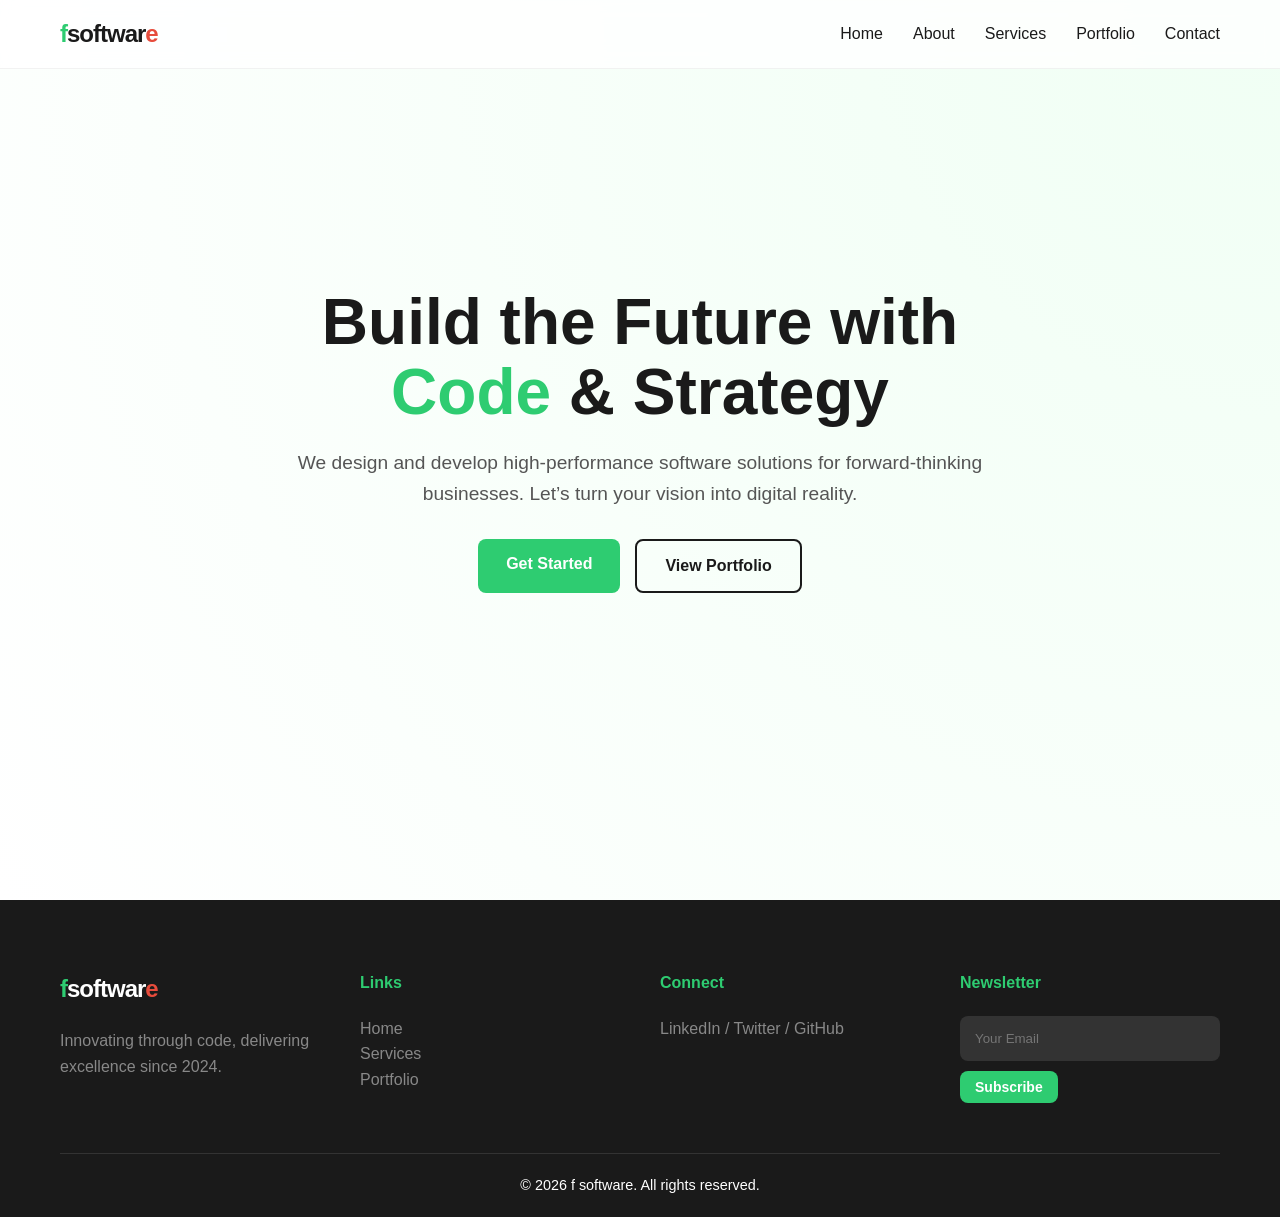
<file: index.html>
<!DOCTYPE html>
<html lang="en">
<head>
    <meta charset="UTF-8">
    <meta name="viewport" content="width=device-width, initial-scale=1.0">
    <title>f software | Innovative Solutions</title>
    <style>
        /* --- Root Variables --- */
        :root {
            --primary-green: #2ecc71;
            --primary-black: #1a1a1a;
            --primary-red: #e74c3c;
            --white: #ffffff;
            --light-gray: #f9f9f9;
            --text-gray: #555;
            --transition: all 0.3s cubic-bezier(0.25, 0.8, 0.25, 1);
            --shadow: 0 10px 30px rgba(0,0,0,0.1);
        }

        /* --- Global Styles --- */
        * {
            margin: 0;
            padding: 0;
            box-sizing: border-box;
            font-family: 'Inter', -apple-system, BlinkMacSystemFont, "Segoe UI", Roboto, sans-serif;
        }

        body {
            line-height: 1.6;
            color: var(--primary-black);
            background-color: var(--white);
            overflow-x: hidden;
        }

        html {
            scroll-behavior: smooth;
        }

        ul { list-style: none; }
        a { text-decoration: none; color: inherit; transition: var(--transition); }

        .container {
            max-width: 1200px;
            margin: 0 auto;
            padding: 0 20px;
        }

        .btn {
            padding: 12px 28px;
            border-radius: 8px;
            font-weight: 600;
            cursor: pointer;
            display: inline-block;
            border: none;
            transition: var(--transition);
        }

        .btn-primary { background: var(--primary-green); color: white; }
        .btn-primary:hover { background: #27ae60; transform: translateY(-3px); box-shadow: var(--shadow); }

        .btn-secondary { background: transparent; border: 2px solid var(--primary-black); color: var(--primary-black); }
        .btn-secondary:hover { background: var(--primary-black); color: white; }

        /* --- Header & Navigation --- */
        header {
            position: fixed;
            top: 0;
            width: 100%;
            z-index: 1000;
            background: rgba(255, 255, 255, 0.8);
            backdrop-filter: blur(10px);
            border-bottom: 1px solid rgba(0,0,0,0.05);
            padding: 15px 0;
        }

        nav {
            display: flex;
            justify-content: space-between;
            align-items: center;
        }

        .logo {
            font-size: 1.5rem;
            font-weight: 800;
            letter-spacing: -1px;
        }

        .logo span.f { color: var(--primary-green); }
        .logo span.soft { color: var(--primary-black); }
        .logo span.e { color: var(--primary-red); }

        .nav-links { display: flex; gap: 30px; }
        .nav-links a:hover { color: var(--primary-green); }

        .menu-toggle { display: none; font-size: 1.5rem; cursor: pointer; }

        /* --- Hero Section --- */
        #home {
            height: 100vh;
            display: flex;
            align-items: center;
            text-align: center;
            padding-top: 80px;
            background: radial-gradient(circle at top right, #f0fff4, #ffffff);
        }

        .hero-content h1 {
            font-size: clamp(2.5rem, 5vw, 4rem);
            line-height: 1.1;
            margin-bottom: 20px;
        }

        .hero-content p {
            font-size: 1.2rem;
            color: var(--text-gray);
            margin-bottom: 30px;
            max-width: 700px;
            margin-inline: auto;
        }

        .hero-btns { display: flex; gap: 15px; justify-content: center; }

        /* --- Services --- */
        section { padding: 100px 0; }
        .section-title { text-align: center; margin-bottom: 60px; }
        .section-title h2 { font-size: 2.5rem; margin-bottom: 10px; }

        .services-grid {
            display: grid;
            grid-template-columns: repeat(auto-fit, minmax(300px, 1fr));
            gap: 30px;
        }

        .service-card {
            padding: 40px;
            background: var(--white);
            border-radius: 15px;
            border: 1px solid #eee;
            transition: var(--transition);
        }

        .service-card:hover {
            transform: translateY(-10px);
            box-shadow: var(--shadow);
            border-color: var(--primary-green);
        }

        .service-card svg { width: 50px; height: 50px; margin-bottom: 20px; fill: var(--primary-green); }

        /* --- Portfolio --- */
        .portfolio-grid {
            display: grid;
            grid-template-columns: repeat(auto-fit, minmax(350px, 1fr));
            gap: 20px;
        }

        .portfolio-item {
            position: relative;
            border-radius: 12px;
            overflow: hidden;
            aspect-ratio: 16/10;
            background: #ddd;
        }

        .portfolio-overlay {
            position: absolute;
            inset: 0;
            background: rgba(26, 26, 26, 0.9);
            display: flex;
            flex-direction: column;
            justify-content: center;
            align-items: center;
            color: white;
            opacity: 0;
            transition: var(--transition);
        }

        .portfolio-item:hover .portfolio-overlay { opacity: 1; }

        /* --- Contact Form --- */
        .contact-container { max-width: 600px; margin: 0 auto; }
        .form-group { margin-bottom: 20px; }
        input, textarea {
            width: 100%;
            padding: 15px;
            border: 1px solid #ddd;
            border-radius: 8px;
            outline: none;
            transition: var(--transition);
        }
        input:focus, textarea:focus { border-color: var(--primary-green); box-shadow: 0 0 0 4px rgba(46, 204, 113, 0.1); }

        /* --- Footer --- */
        footer {
            background: var(--primary-black);
            color: white;
            padding: 70px 0 20px;
        }

        .footer-grid {
            display: grid;
            grid-template-columns: repeat(auto-fit, minmax(200px, 1fr));
            gap: 40px;
            margin-bottom: 50px;
        }

        .footer-col h4 { margin-bottom: 20px; color: var(--primary-green); }
        .footer-bottom { text-align: center; padding-top: 20px; border-top: 1px solid #333; font-size: 0.9rem; }

        /* --- Animations --- */
        .reveal { opacity: 0; transform: translateY(30px); transition: 0.8s all ease; }
        .reveal.active { opacity: 1; transform: translateY(0); }

        /* --- Mobile Responsive --- */
        @media (max-width: 768px) {
            .nav-links {
                position: fixed;
                top: 70px;
                right: -100%;
                background: white;
                flex-direction: column;
                width: 100%;
                text-align: center;
                padding: 40px;
                box-shadow: var(--shadow);
                transition: 0.4s;
            }
            .nav-links.active { right: 0; }
            .menu-toggle { display: block; }
            .hero-btns { flex-direction: column; }
        }
    </style>
</head>
<body>

    <header>
        <div class="container">
            <nav>
                <div class="logo">
                    <span class="f">f</span><span class="soft">softwar</span><span class="e">e</span>
                </div>
                <ul class="nav-links">
                    <li><a href="#home">Home</a></li>
                    <li><a href="about.html">About</a></li>
                    <li><a href="services.html">Services</a></li>
                    <li><a href="portfolio.html">Portfolio</a></li>
                    <li><a href="contact.html">Contact</a></li>
                </ul>
                <div class="menu-toggle" id="mobile-menu">☰</div>
            </nav>
        </div>
    </header>

    <section id="home">
        <div class="container hero-content">
            <h1 class="reveal">Build the Future with <br><span style="color:var(--primary-green)">Code</span> & Strategy</h1>
            <p class="reveal">We design and develop high-performance software solutions for forward-thinking businesses. Let’s turn your vision into digital reality.</p>
            <div class="hero-btns reveal">
                <a href="#contact" class="btn btn-primary">Get Started</a>
                <a href="#portfolio" class="btn btn-secondary">View Portfolio</a>
            </div>
        </div>
    </section>


    <footer>
        <div class="container">
            <div class="footer-grid">
                <div class="footer-col">
                    <div class="logo" style="margin-bottom: 20px;">
                        <span class="f">f</span><span style="color: white;">softwar</span><span class="e">e</span>
                    </div>
                    <p style="color: #888;">Innovating through code, delivering excellence since 2024.</p>
                </div>
                <div class="footer-col">
                    <h4>Links</h4>
                    <ul style="color: #888;">
                        <li><a href="#home">Home</a></li>
                        <li><a href="#services">Services</a></li>
                        <li><a href="#portfolio">Portfolio</a></li>
                    </ul>
                </div>
                <div class="footer-col">
                    <h4>Connect</h4>
                    <p style="color: #888;">LinkedIn / Twitter / GitHub</p>
                </div>
                <div class="footer-col">
                    <h4>Newsletter</h4>
                    <input type="text" placeholder="Your Email" style="background: #333; border: none; color: white; margin-bottom: 10px;">
                    <button class="btn btn-primary" style="padding: 8px 15px; font-size: 14px;">Subscribe</button>
                </div>
            </div>
            <div class="footer-bottom">
                &copy; 2026 f software. All rights reserved.
            </div>
        </div>
    </footer>

    <script>
        // --- Mobile Menu Toggle ---
        const menuToggle = document.getElementById('mobile-menu');
        const navLinks = document.querySelector('.nav-links');

        menuToggle.addEventListener('click', () => {
            navLinks.classList.toggle('active');
            menuToggle.textContent = navLinks.classList.contains('active') ? '✕' : '☰';
        });

        // Close menu when clicking a link
        document.querySelectorAll('.nav-links a').forEach(link => {
            link.addEventListener('click', () => {
                navLinks.classList.remove('active');
                menuToggle.textContent = '☰';
            });
        });

        // --- Scroll Reveal Animation ---
        function reveal() {
            var reveals = document.querySelectorAll(".reveal");
            for (var i = 0; i < reveals.length; i++) {
                var windowHeight = window.innerHeight;
                var elementTop = reveals[i].getBoundingClientRect().top;
                var elementVisible = 150;
                if (elementTop < windowHeight - elementVisible) {
                    reveals[i].classList.add("active");
                }
            }
        }

        window.addEventListener("scroll", reveal);
        reveal(); // Run once on load

        // --- Form Validation ---
        document.getElementById('contactForm').addEventListener('submit', function(e) {
            e.preventDefault();
            
            const name = document.getElementById('name').value;
            const email = document.getElementById('email').value;
            const message = document.getElementById('message').value;
            const emailRegex = /^[^\s@]+@[^\s@]+\.[^\s@]+$/;

            if (name.length < 2) {
                alert("Please enter a valid name.");
                return;
            }
            if (!emailRegex.test(email)) {
                alert("Please enter a valid email address.");
                return;
            }
            if (message.length < 10) {
                alert("Message should be at least 10 characters long.");
                return;
            }

            alert("Thank you, " + name + "! Your message has been sent successfully.");
            this.reset();
        });
    </script>
</body>
</html>
</file>
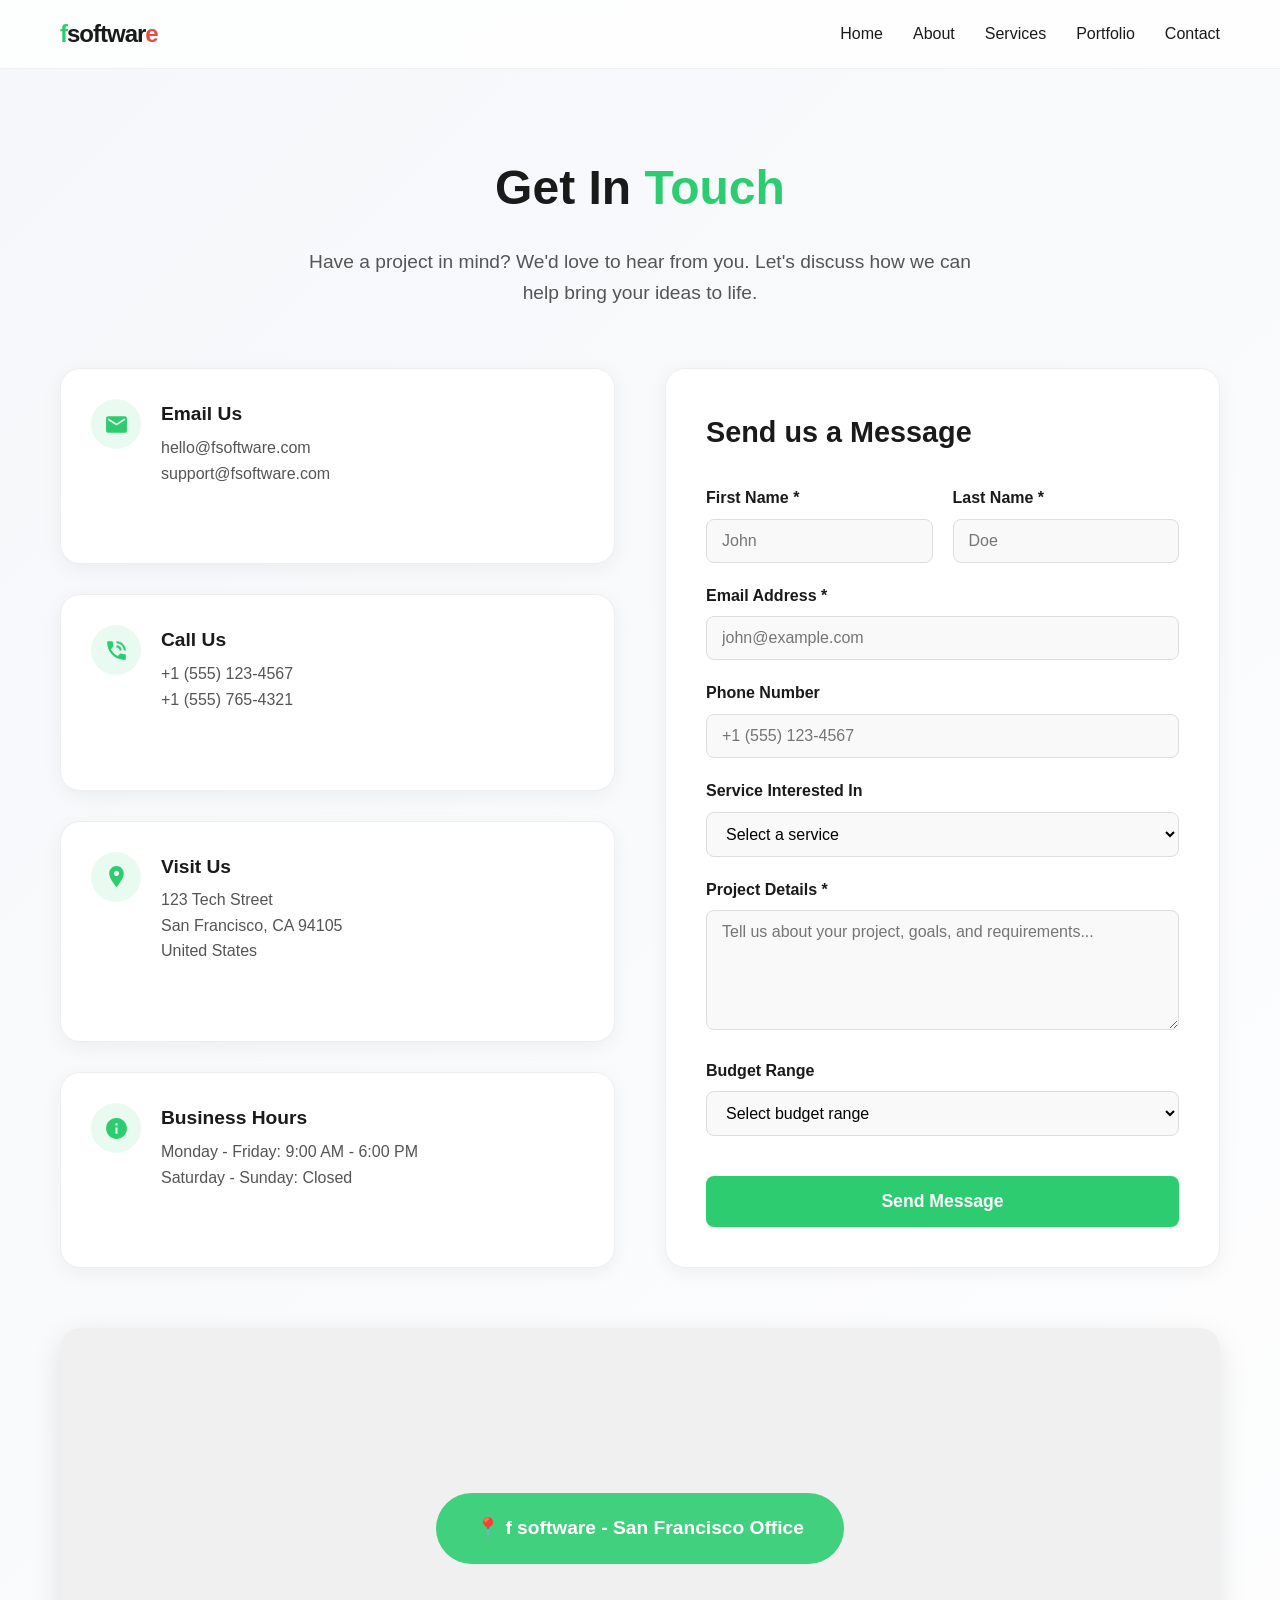
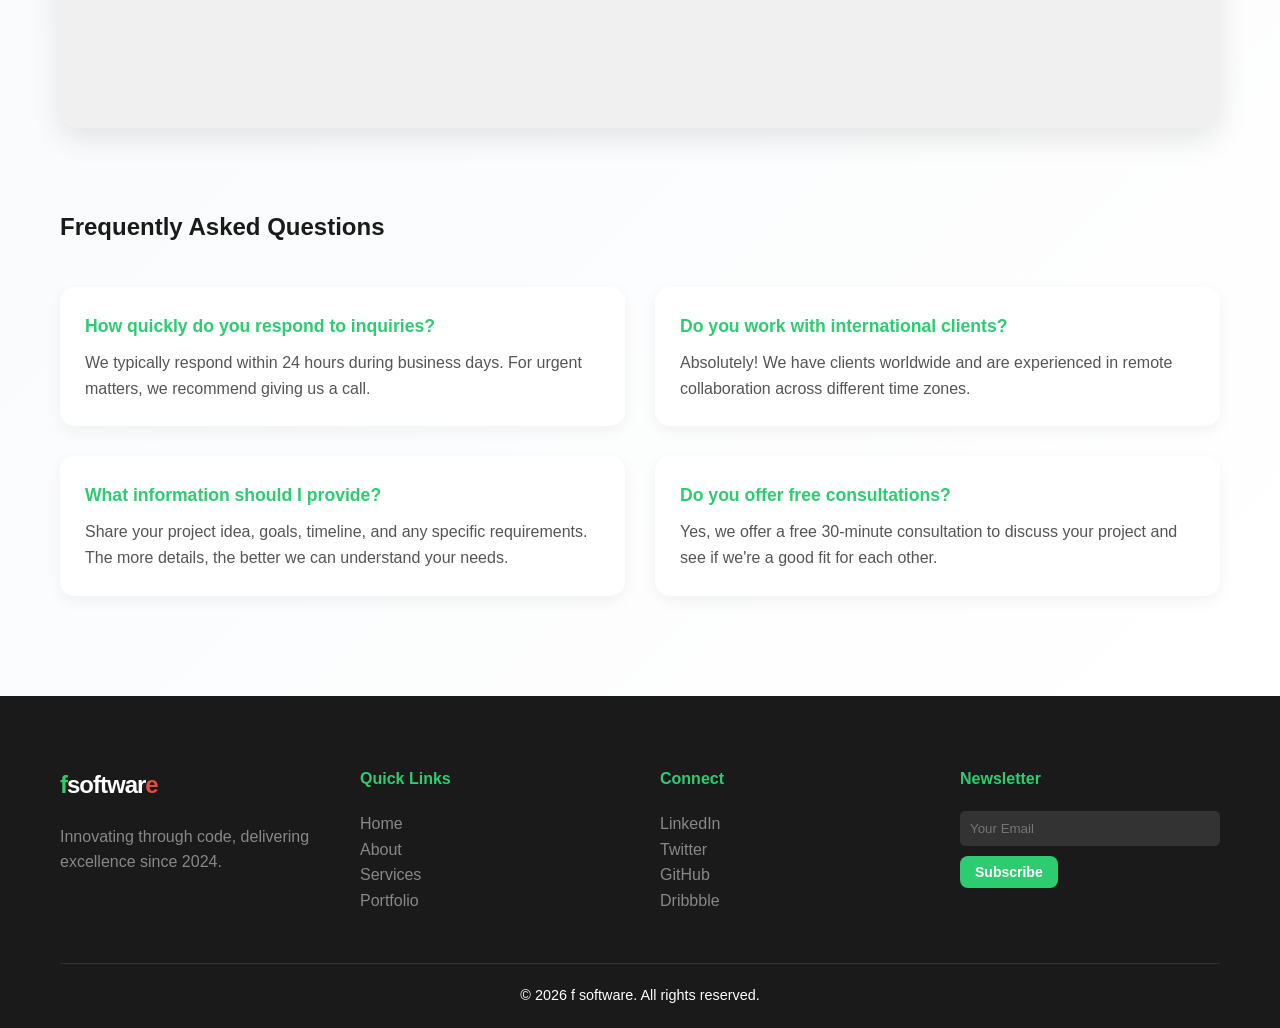
<file: contact.html>
<!DOCTYPE html>
<html lang="en">
<head>
    <meta charset="UTF-8">
    <meta name="viewport" content="width=device-width, initial-scale=1.0">
    <link rel="stylesheet" href="style.css">
    <title>Contact Us | f software</title>
    <style>
        /* Contact page specific styles */
        .contact-page {
            padding: 150px 0 100px;
            min-height: 100vh;
            background: linear-gradient(135deg, #f5f7fa 0%, #ffffff 100%);
        }
        
        .contact-header {
            text-align: center;
            margin-bottom: 60px;
        }
        
        .contact-header h1 {
            font-size: 3rem;
            margin-bottom: 20px;
        }
        
        .contact-header h1 span {
            color: var(--primary-green);
        }
        
        .contact-header p {
            font-size: 1.2rem;
            color: var(--text-gray);
            max-width: 700px;
            margin: 0 auto;
        }
        
        .contact-grid {
            display: grid;
            grid-template-columns: 1fr 1fr;
            gap: 50px;
            margin-bottom: 60px;
        }
        
        /* Contact Info Cards */
        .contact-info {
            display: grid;
            grid-template-columns: 1fr;
            gap: 30px;
        }
        
        .info-card {
            background: white;
            padding: 30px;
            border-radius: 20px;
            box-shadow: 0 5px 20px rgba(0,0,0,0.05);
            transition: var(--transition);
            border: 1px solid #eee;
            display: flex;
            align-items: flex-start;
            gap: 20px;
        }
        
        .info-card:hover {
            transform: translateY(-5px);
            box-shadow: var(--shadow);
            border-color: var(--primary-green);
        }
        
        .info-icon {
            width: 50px;
            height: 50px;
            background: rgba(46, 204, 113, 0.1);
            border-radius: 50%;
            display: flex;
            align-items: center;
            justify-content: center;
            flex-shrink: 0;
        }
        
        .info-icon svg {
            width: 25px;
            height: 25px;
            fill: var(--primary-green);
        }
        
        .info-content h3 {
            font-size: 1.2rem;
            margin-bottom: 5px;
            color: var(--primary-black);
        }
        
        .info-content p {
            color: var(--text-gray);
            line-height: 1.6;
        }
        
        .info-content a {
            color: var(--text-gray);
            text-decoration: none;
            transition: var(--transition);
        }
        
        .info-content a:hover {
            color: var(--primary-green);
        }
        
        /* Contact Form */
        .contact-form-container {
            background: white;
            padding: 40px;
            border-radius: 20px;
            box-shadow: 0 5px 20px rgba(0,0,0,0.05);
            border: 1px solid #eee;
        }
        
        .contact-form-container h2 {
            font-size: 1.8rem;
            margin-bottom: 30px;
            color: var(--primary-black);
        }
        
        .form-group {
            margin-bottom: 20px;
        }
        
        .form-group label {
            display: block;
            margin-bottom: 8px;
            font-weight: 600;
            color: var(--primary-black);
        }
        
        .form-group input,
        .form-group textarea,
        .form-group select {
            width: 100%;
            padding: 12px 15px;
            border: 1px solid #ddd;
            border-radius: 8px;
            font-size: 1rem;
            transition: var(--transition);
            background: #f9f9f9;
        }
        
        .form-group input:focus,
        .form-group textarea:focus,
        .form-group select:focus {
            border-color: var(--primary-green);
            box-shadow: 0 0 0 4px rgba(46, 204, 113, 0.1);
            outline: none;
            background: white;
        }
        
        .form-group textarea {
            resize: vertical;
            min-height: 120px;
        }
        
        .form-row {
            display: grid;
            grid-template-columns: 1fr 1fr;
            gap: 20px;
        }
        
        .btn-submit {
            width: 100%;
            padding: 15px;
            font-size: 1.1rem;
            margin-top: 20px;
            background: var(--primary-green);
            color: white;
            border: none;
            border-radius: 8px;
            font-weight: 600;
            cursor: pointer;
            transition: var(--transition);
        }
        
        .btn-submit:hover {
            background: #27ae60;
            transform: translateY(-3px);
            box-shadow: var(--shadow);
        }
        
        /* Map Section */
        .map-section {
            margin-top: 60px;
            border-radius: 20px;
            overflow: hidden;
            box-shadow: var(--shadow);
        }
        
        .map-placeholder {
            background: #f0f0f0;
            height: 400px;
            display: flex;
            align-items: center;
            justify-content: center;
            position: relative;
            background-image: url('https://images.unsplash.com/photo-1526778548025-fa2f459cd5c1?auto=format&fit=crop&w=1200&q=80');
            background-size: cover;
            background-position: center;
        }
        
        .map-overlay {
            background: rgba(46, 204, 113, 0.9);
            color: white;
            padding: 20px 40px;
            border-radius: 50px;
            font-weight: 600;
            font-size: 1.2rem;
            backdrop-filter: blur(5px);
        }
        
        /* FAQ Section */
        .faq-section {
            margin-top: 80px;
        }
        
        .faq-grid {
            display: grid;
            grid-template-columns: repeat(2, 1fr);
            gap: 30px;
            margin-top: 40px;
        }
        
        .faq-item {
            background: white;
            padding: 25px;
            border-radius: 15px;
            box-shadow: 0 5px 15px rgba(0,0,0,0.05);
            transition: var(--transition);
        }
        
        .faq-item:hover {
            transform: translateY(-5px);
            box-shadow: var(--shadow);
        }
        
        .faq-item h4 {
            color: var(--primary-green);
            margin-bottom: 10px;
            font-size: 1.1rem;
        }
        
        .faq-item p {
            color: var(--text-gray);
            line-height: 1.6;
        }
        
        /* Success Message */
        .success-message {
            background: #d4edda;
            color: #155724;
            padding: 15px;
            border-radius: 8px;
            margin-bottom: 20px;
            display: none;
        }
        
        .success-message.show {
            display: block;
        }
        
        @media (max-width: 768px) {
            .contact-page {
                padding: 120px 0 60px;
            }
            
            .contact-header h1 {
                font-size: 2.2rem;
            }
            
            .contact-grid {
                grid-template-columns: 1fr;
            }
            
            .form-row {
                grid-template-columns: 1fr;
            }
            
            .faq-grid {
                grid-template-columns: 1fr;
            }
            
            .map-placeholder {
                height: 300px;
            }
            
            .map-overlay {
                padding: 15px 25px;
                font-size: 1rem;
            }
        }
    </style>
</head>
<body>
    <header>
        <div class="container">
            <nav>
                <div class="logo">
                    <span class="f">f</span><span class="soft">softwar</span><span class="e">e</span>
                </div>
                <div class="menu-toggle" id="mobile-menu">☰</div>
                <ul class="nav-links">
                    <li><a href="index.html">Home</a></li>
                    <li><a href="about.html">About</a></li>
                    <li><a href="services.html">Services</a></li>
                    <li><a href="portfolio.html">Portfolio</a></li>
                    <li><a href="contact.html" class="active">Contact</a></li>
                </ul>
            </nav>
        </div>
    </header>

    <main>
        <section class="contact-page">
            <div class="container">
                <!-- Header Section -->
                <div class="contact-header reveal">
                    <h1>Get In <span>Touch</span></h1>
                    <p>Have a project in mind? We'd love to hear from you. Let's discuss how we can help bring your ideas to life.</p>
                </div>

                <!-- Contact Grid -->
                <div class="contact-grid">
                    <!-- Contact Information -->
                    <div class="contact-info reveal">
                        <div class="info-card">
                            <div class="info-icon">
                                <svg viewBox="0 0 24 24">
                                    <path d="M20 4H4c-1.1 0-2 .9-2 2v12c0 1.1.9 2 2 2h16c1.1 0 2-.9 2-2V6c0-1.1-.9-2-2-2zm0 4l-8 5-8-5V6l8 5 8-5v2z"/>
                                </svg>
                            </div>
                            <div class="info-content">
                                <h3>Email Us</h3>
                                <p><a href="mailto:hello@fsoftware.com">hello@fsoftware.com</a></p>
                                <p><a href="mailto:support@fsoftware.com">support@fsoftware.com</a></p>
                            </div>
                        </div>

                        <div class="info-card">
                            <div class="info-icon">
                                <svg viewBox="0 0 24 24">
                                    <path d="M20 15.5c-1.2 0-2.4-.2-3.6-.6-.3-.1-.7 0-1 .2l-2.2 2.2c-2.8-1.4-5.1-3.8-6.6-6.6l2.2-2.2c.3-.3.4-.7.2-1-.3-1.1-.5-2.3-.5-3.5 0-.6-.4-1-1-1H4c-.6 0-1 .4-1 1 0 9.4 7.6 17 17 17 .6 0 1-.4 1-1v-3.5c0-.6-.4-1-1-1zM19 12h2c0-4.9-4.1-9-9-9v2c3.9 0 7 3.1 7 7zm-4 0h2c0-2.8-2.2-5-5-5v2c1.7 0 3 1.3 3 3z"/>
                                </svg>
                            </div>
                            <div class="info-content">
                                <h3>Call Us</h3>
                                <p><a href="tel:+15551234567">+1 (555) 123-4567</a></p>
                                <p><a href="tel:+15557654321">+1 (555) 765-4321</a></p>
                            </div>
                        </div>

                        <div class="info-card">
                            <div class="info-icon">
                                <svg viewBox="0 0 24 24">
                                    <path d="M12 2C8.13 2 5 5.13 5 9c0 5.25 7 13 7 13s7-7.75 7-13c0-3.87-3.13-7-7-7zm0 9.5c-1.38 0-2.5-1.12-2.5-2.5s1.12-2.5 2.5-2.5 2.5 1.12 2.5 2.5-1.12 2.5-2.5 2.5z"/>
                                </svg>
                            </div>
                            <div class="info-content">
                                <h3>Visit Us</h3>
                                <p>123 Tech Street<br>San Francisco, CA 94105<br>United States</p>
                            </div>
                        </div>

                        <div class="info-card">
                            <div class="info-icon">
                                <svg viewBox="0 0 24 24">
                                    <path d="M12 2C6.48 2 2 6.48 2 12s4.48 10 10 10 10-4.48 10-10S17.52 2 12 2zm1 15h-2v-6h2v6zm0-8h-2V7h2v2z"/>
                                </svg>
                            </div>
                            <div class="info-content">
                                <h3>Business Hours</h3>
                                <p>Monday - Friday: 9:00 AM - 6:00 PM</p>
                                <p>Saturday - Sunday: Closed</p>
                            </div>
                        </div>
                    </div>

                    <!-- Contact Form -->
                    <div class="contact-form-container reveal">
                        <h2>Send us a Message</h2>
                        
                        <!-- Success Message -->
                        <div class="success-message" id="successMessage">
                            Thank you for your message! We'll get back to you soon.
                        </div>

                        <form id="contactForm">
                            <div class="form-row">
                                <div class="form-group">
                                    <label for="firstName">First Name *</label>
                                    <input type="text" id="firstName" placeholder="John" required>
                                </div>
                                <div class="form-group">
                                    <label for="lastName">Last Name *</label>
                                    <input type="text" id="lastName" placeholder="Doe" required>
                                </div>
                            </div>

                            <div class="form-group">
                                <label for="email">Email Address *</label>
                                <input type="email" id="email" placeholder="john@example.com" required>
                            </div>

                            <div class="form-group">
                                <label for="phone">Phone Number</label>
                                <input type="tel" id="phone" placeholder="+1 (555) 123-4567">
                            </div>

                            <div class="form-group">
                                <label for="service">Service Interested In</label>
                                <select id="service">
                                    <option value="">Select a service</option>
                                    <option value="web">Web Development</option>
                                    <option value="mobile">Mobile App Development</option>
                                    <option value="design">UI/UX Design</option>
                                    <option value="cloud">Cloud Solutions</option>
                                    <option value="consulting">IT Consulting</option>
                                </select>
                            </div>

                            <div class="form-group">
                                <label for="message">Project Details *</label>
                                <textarea id="message" placeholder="Tell us about your project, goals, and requirements..." required></textarea>
                            </div>

                            <div class="form-group">
                                <label for="budget">Budget Range</label>
                                <select id="budget">
                                    <option value="">Select budget range</option>
                                    <option value="<10k">Less than $10,000</option>
                                    <option value="10k-25k">$10,000 - $25,000</option>
                                    <option value="25k-50k">$25,000 - $50,000</option>
                                    <option value="50k-100k">$50,000 - $100,000</option>
                                    <option value=">100k">$100,000+</option>
                                </select>
                            </div>

                            <button type="submit" class="btn-submit">Send Message</button>
                        </form>
                    </div>
                </div>

                <!-- Map Section -->
                <div class="map-section reveal">
                    <div class="map-placeholder">
                        <div class="map-overlay">
                            📍 f software - San Francisco Office
                        </div>
                    </div>
                </div>

                <!-- FAQ Section -->
                <div class="faq-section">
                    <h2 class="section-title reveal">Frequently Asked Questions</h2>
                    <div class="faq-grid">
                        <div class="faq-item reveal">
                            <h4>How quickly do you respond to inquiries?</h4>
                            <p>We typically respond within 24 hours during business days. For urgent matters, we recommend giving us a call.</p>
                        </div>
                        <div class="faq-item reveal">
                            <h4>Do you work with international clients?</h4>
                            <p>Absolutely! We have clients worldwide and are experienced in remote collaboration across different time zones.</p>
                        </div>
                        <div class="faq-item reveal">
                            <h4>What information should I provide?</h4>
                            <p>Share your project idea, goals, timeline, and any specific requirements. The more details, the better we can understand your needs.</p>
                        </div>
                        <div class="faq-item reveal">
                            <h4>Do you offer free consultations?</h4>
                            <p>Yes, we offer a free 30-minute consultation to discuss your project and see if we're a good fit for each other.</p>
                        </div>
                    </div>
                </div>
            </div>
        </section>
    </main>

    <footer>
        <div class="container">
            <div class="footer-grid">
                <div class="footer-col">
                    <div class="logo" style="margin-bottom: 20px;">
                        <span class="f">f</span><span style="color: white;">softwar</span><span class="e">e</span>
                    </div>
                    <p style="color: #888;">Innovating through code, delivering excellence since 2024.</p>
                </div>
                <div class="footer-col">
                    <h4>Quick Links</h4>
                    <ul style="color: #888;">
                        <li><a href="index.html">Home</a></li>
                        <li><a href="about.html">About</a></li>
                        <li><a href="services.html">Services</a></li>
                        <li><a href="portfolio.html">Portfolio</a></li>
                    </ul>
                </div>
                <div class="footer-col">
                    <h4>Connect</h4>
                    <p style="color: #888;">
                        LinkedIn<br>
                        Twitter<br>
                        GitHub<br>
                        Dribbble
                    </p>
                </div>
                <div class="footer-col">
                    <h4>Newsletter</h4>
                    <input type="email" placeholder="Your Email" style="width: 100%; padding: 10px; background: #333; border: none; color: white; margin-bottom: 10px; border-radius: 5px;">
                    <button class="btn btn-primary" style="padding: 8px 15px; font-size: 14px;">Subscribe</button>
                </div>
            </div>
            <div class="footer-bottom">
                <p>&copy; 2026 f software. All rights reserved.</p>
            </div>
        </div>
    </footer>

    <script src="script.js"></script>
    <script>
        // Contact Form Validation
        document.getElementById('contactForm').addEventListener('submit', function(e) {
            e.preventDefault();
            
            // Get form values
            const firstName = document.getElementById('firstName').value;
            const lastName = document.getElementById('lastName').value;
            const email = document.getElementById('email').value;
            const message = document.getElementById('message').value;
            const emailRegex = /^[^\s@]+@[^\s@]+\.[^\s@]+$/;

            // Validation
            if (firstName.length < 2) {
                alert("Please enter a valid first name.");
                return;
            }
            if (lastName.length < 2) {
                alert("Please enter a valid last name.");
                return;
            }
            if (!emailRegex.test(email)) {
                alert("Please enter a valid email address.");
                return;
            }
            if (message.length < 10) {
                alert("Message should be at least 10 characters long.");
                return;
            }

            // Show success message
            const successMsg = document.getElementById('successMessage');
            successMsg.classList.add('show');
            
            // Reset form
            this.reset();
            
            // Hide success message after 5 seconds
            setTimeout(() => {
                successMsg.classList.remove('show');
            }, 5000);
            
            // Scroll to success message
            successMsg.scrollIntoView({ behavior: 'smooth', block: 'center' });
        });
    </script>
</body>
</html>
</file>
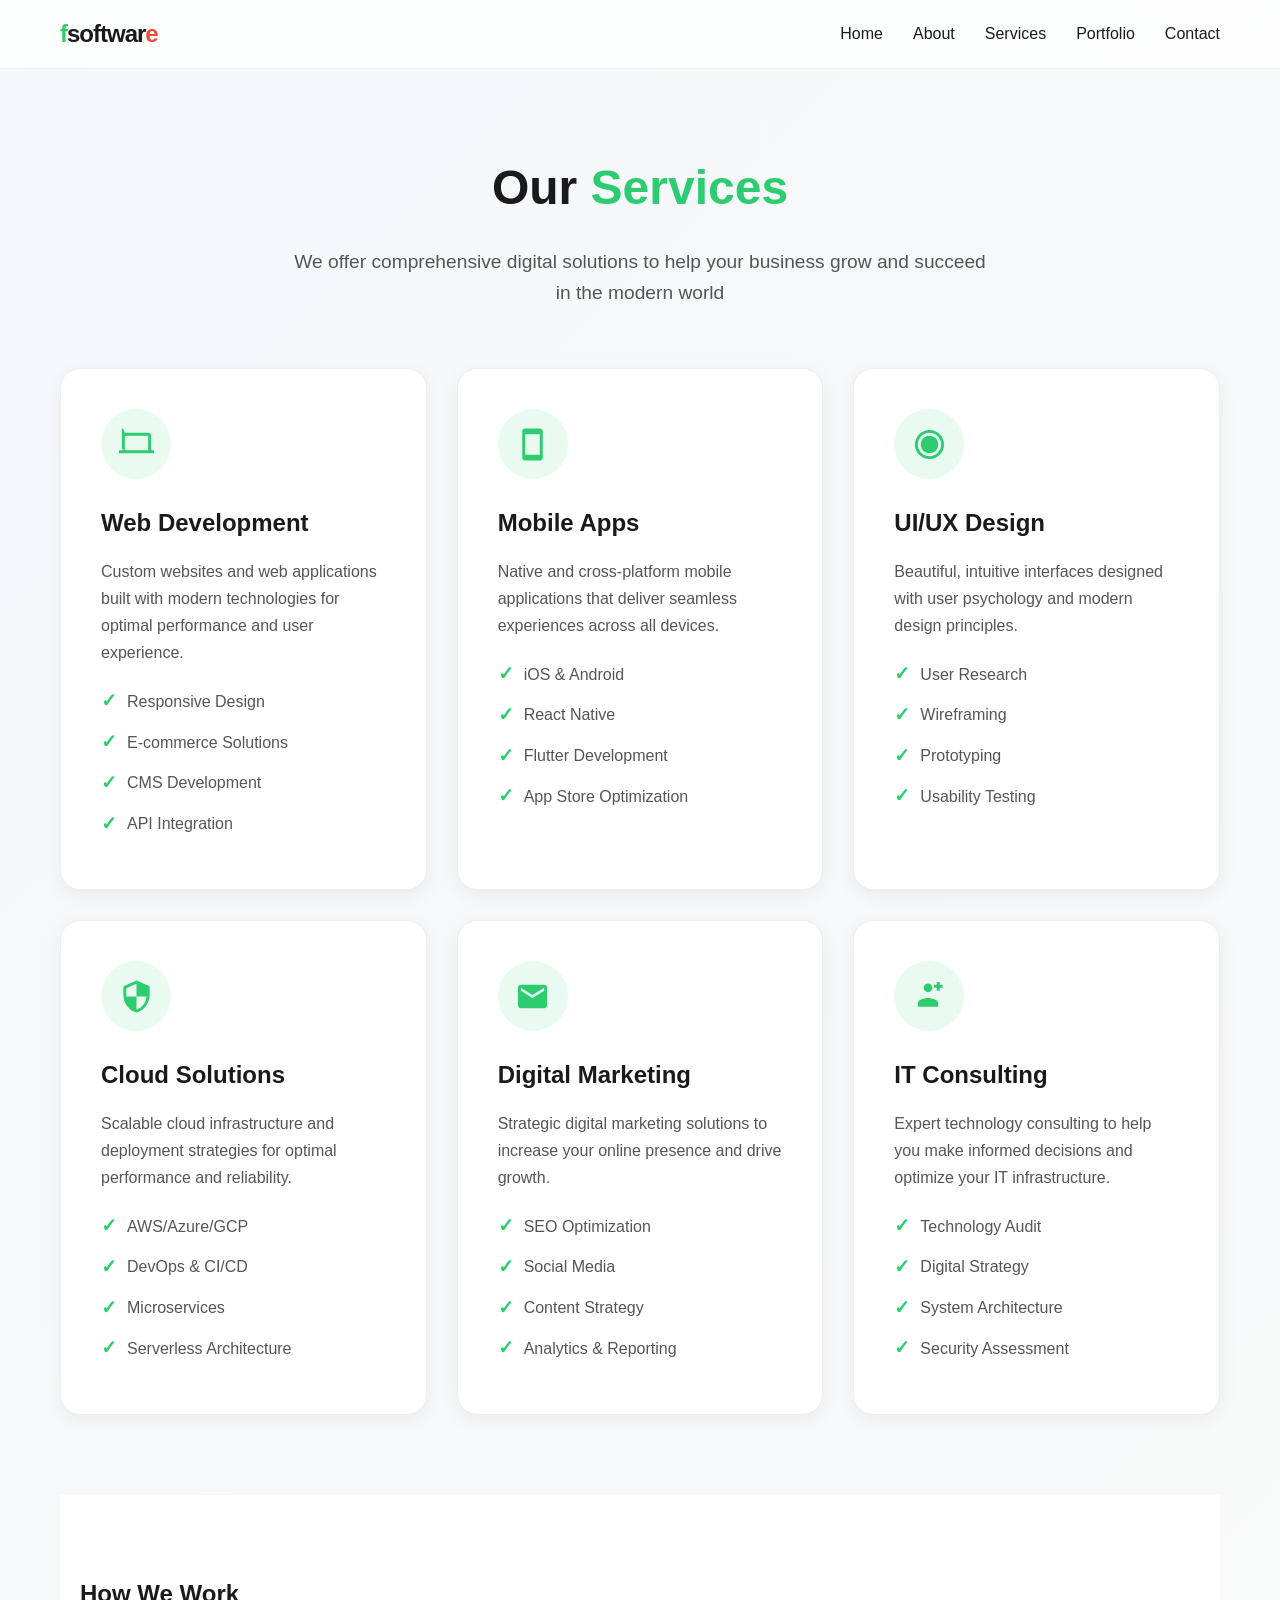
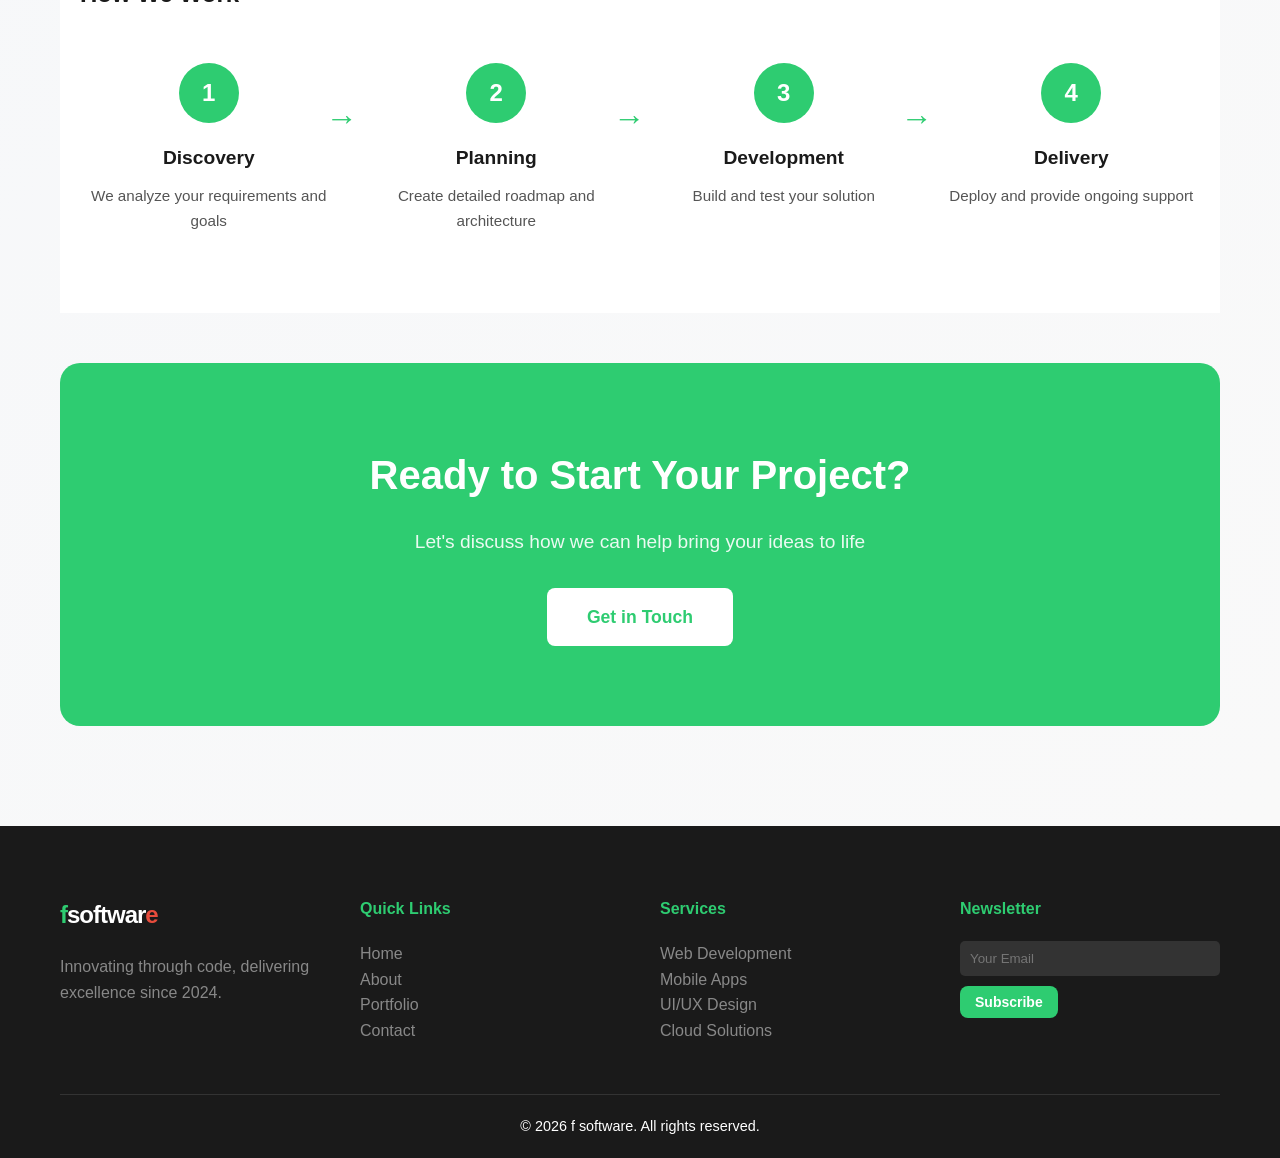
<file: services.html>
<!DOCTYPE html>
<html lang="en">
<head>
    <meta charset="UTF-8">
    <meta name="viewport" content="width=device-width, initial-scale=1.0">
    <link rel="stylesheet" href="style.css">
    <title>Our Services | f software</title>
    <style>
        /* Services page specific styles */
        .services-page {
            padding: 150px 0 100px;
            min-height: 100vh;
            background: linear-gradient(135deg, #f5f7fa 0%, #f9f9f9 100%);
        }
        
        .services-header {
            text-align: center;
            margin-bottom: 60px;
        }
        
        .services-header h1 {
            font-size: 3rem;
            margin-bottom: 20px;
        }
        
        .services-header h1 span {
            color: var(--primary-green);
        }
        
        .services-header p {
            font-size: 1.2rem;
            color: var(--text-gray);
            max-width: 700px;
            margin: 0 auto;
        }
        
        .services-grid {
            display: grid;
            grid-template-columns: repeat(auto-fit, minmax(350px, 1fr));
            gap: 30px;
            margin-bottom: 80px;
        }
        
        .service-card {
            background: white;
            padding: 40px;
            border-radius: 20px;
            box-shadow: 0 5px 20px rgba(0,0,0,0.05);
            transition: var(--transition);
            border: 1px solid #eee;
            position: relative;
            overflow: hidden;
        }
        
        .service-card::before {
            content: '';
            position: absolute;
            top: 0;
            left: 0;
            width: 100%;
            height: 5px;
            background: var(--primary-green);
            transform: scaleX(0);
            transition: var(--transition);
        }
        
        .service-card:hover::before {
            transform: scaleX(1);
        }
        
        .service-card:hover {
            transform: translateY(-10px);
            box-shadow: var(--shadow);
        }
        
        .service-icon {
            width: 70px;
            height: 70px;
            background: rgba(46, 204, 113, 0.1);
            border-radius: 50%;
            display: flex;
            align-items: center;
            justify-content: center;
            margin-bottom: 25px;
        }
        
        .service-icon svg {
            width: 35px;
            height: 35px;
            fill: var(--primary-green);
        }
        
        .service-card h3 {
            font-size: 1.5rem;
            margin-bottom: 15px;
            color: var(--primary-black);
        }
        
        .service-card p {
            color: var(--text-gray);
            margin-bottom: 20px;
            line-height: 1.7;
        }
        
        .service-features {
            list-style: none;
            margin-top: 20px;
        }
        
        .service-features li {
            margin-bottom: 10px;
            color: var(--text-gray);
            display: flex;
            align-items: center;
            gap: 10px;
        }
        
        .service-features li::before {
            content: '✓';
            color: var(--primary-green);
            font-weight: bold;
            font-size: 1.2rem;
        }
        
        .process-section {
            background: white;
            padding: 80px 0;
            margin-top: 50px;
        }
        
        .process-grid {
            display: grid;
            grid-template-columns: repeat(4, 1fr);
            gap: 30px;
            margin-top: 50px;
        }
        
        .process-step {
            text-align: center;
            position: relative;
        }
        
        .process-step:not(:last-child)::after {
            content: '→';
            position: absolute;
            right: -20px;
            top: 30px;
            font-size: 2rem;
            color: var(--primary-green);
            font-weight: bold;
        }
        
        .step-number {
            width: 60px;
            height: 60px;
            background: var(--primary-green);
            color: white;
            border-radius: 50%;
            display: flex;
            align-items: center;
            justify-content: center;
            font-size: 1.5rem;
            font-weight: bold;
            margin: 0 auto 20px;
        }
        
        .process-step h4 {
            font-size: 1.2rem;
            margin-bottom: 10px;
        }
        
        .process-step p {
            color: var(--text-gray);
            font-size: 0.95rem;
        }
        
        .cta-section {
            text-align: center;
            padding: 80px 0;
            background: var(--primary-green);
            color: white;
            border-radius: 20px;
            margin-top: 50px;
        }
        
        .cta-section h2 {
            font-size: 2.5rem;
            margin-bottom: 20px;
        }
        
        .cta-section p {
            font-size: 1.2rem;
            margin-bottom: 30px;
            opacity: 0.9;
        }
        
        .cta-section .btn {
            background: white;
            color: var(--primary-green);
            font-size: 1.1rem;
            padding: 15px 40px;
        }
        
        .cta-section .btn:hover {
            background: var(--primary-black);
            color: white;
        }
        
        @media (max-width: 768px) {
            .services-page {
                padding: 120px 0 60px;
            }
            
            .services-header h1 {
                font-size: 2.2rem;
            }
            
            .process-grid {
                grid-template-columns: 1fr;
                gap: 30px;
            }
            
            .process-step:not(:last-child)::after {
                display: none;
            }
            
            .cta-section {
                padding: 40px 20px;
            }
            
            .cta-section h2 {
                font-size: 2rem;
            }
        }
    </style>
</head>
<body>
    <header>
        <div class="container">
            <nav>
                <div class="logo">
                    <span class="f">f</span><span class="soft">softwar</span><span class="e">e</span>
                </div>
                <div class="menu-toggle" id="mobile-menu">☰</div>
                <ul class="nav-links">
                    <li><a href="index.html">Home</a></li>
                    <li><a href="about.html">About</a></li>
                    <li><a href="services.html" class="active">Services</a></li>
                    <li><a href="portfolio.html">Portfolio</a></li>
                    <li><a href="contact.html">Contact</a></li>
                </ul>
            </nav>
        </div>
    </header>

    <main>
        <section class="services-page">
            <div class="container">
                <!-- Header Section -->
                <div class="services-header reveal">
                    <h1>Our <span>Services</span></h1>
                    <p>We offer comprehensive digital solutions to help your business grow and succeed in the modern world</p>
                </div>

                <!-- Services Grid -->
                <div class="services-grid">
                    <!-- Web Development -->
                    <div class="service-card reveal">
                        <div class="service-icon">
                            <svg viewBox="0 0 24 24">
                                <path d="M20,18c1.1,0,1.99-0.9,1.99-2L22,6c0-1.1-0.9-2-2-2H4C2.9,0,2,0.9,2,2v12c0,1.1,0.9,2,2,2H0v2h24v-2H20z M4,6h16v10H4V6z"/>
                            </svg>
                        </div>
                        <h3>Web Development</h3>
                        <p>Custom websites and web applications built with modern technologies for optimal performance and user experience.</p>
                        <ul class="service-features">
                            <li>Responsive Design</li>
                            <li>E-commerce Solutions</li>
                            <li>CMS Development</li>
                            <li>API Integration</li>
                        </ul>
                    </div>

                    <!-- Mobile Apps -->
                    <div class="service-card reveal">
                        <div class="service-icon">
                            <svg viewBox="0 0 24 24">
                                <path d="M17,1.01L7,1C5.9,1,5,1.9,5,3v18c0,1.1,0.9,2,2,2h10c1.1,0,2-0.9,2-2V3C19,1.9,18.1,1.01,17,1.01z M17,19H7V5h10V19z"/>
                            </svg>
                        </div>
                        <h3>Mobile Apps</h3>
                        <p>Native and cross-platform mobile applications that deliver seamless experiences across all devices.</p>
                        <ul class="service-features">
                            <li>iOS & Android</li>
                            <li>React Native</li>
                            <li>Flutter Development</li>
                            <li>App Store Optimization</li>
                        </ul>
                    </div>

                    <!-- UI/UX Design -->
                    <div class="service-card reveal">
                        <div class="service-icon">
                            <svg viewBox="0 0 24 24">
                                <path d="M12,2C6.48,2,2,6.48,2,12s4.48,10,10,10s10-4.48,10-10S17.52,2,12,2z M12,20c-4.41,0-8-3.59-8-8s3.59-8,8-8s8,3.59,8,8 S16.41,20,12,20z M12,6c-3.31,0-6,2.69-6,6s2.69,6,6,6s6-2.69,6-6S15.31,6,12,6z"/>
                            </svg>
                        </div>
                        <h3>UI/UX Design</h3>
                        <p>Beautiful, intuitive interfaces designed with user psychology and modern design principles.</p>
                        <ul class="service-features">
                            <li>User Research</li>
                            <li>Wireframing</li>
                            <li>Prototyping</li>
                            <li>Usability Testing</li>
                        </ul>
                    </div>

                    <!-- Cloud Solutions -->
                    <div class="service-card reveal">
                        <div class="service-icon">
                            <svg viewBox="0 0 24 24">
                                <path d="M12,1L3,5v6c0,5.55,3.84,10.74,9,12c5.16-1.26,9-6.45,9-12V5L12,1z M12,11.99h7c-0.53,4.12-3.28,7.79-7,8.94V12H5V6.3l7-3.11V11.99z"/>
                            </svg>
                        </div>
                        <h3>Cloud Solutions</h3>
                        <p>Scalable cloud infrastructure and deployment strategies for optimal performance and reliability.</p>
                        <ul class="service-features">
                            <li>AWS/Azure/GCP</li>
                            <li>DevOps & CI/CD</li>
                            <li>Microservices</li>
                            <li>Serverless Architecture</li>
                        </ul>
                    </div>

                    <!-- Digital Marketing -->
                    <div class="service-card reveal">
                        <div class="service-icon">
                            <svg viewBox="0 0 24 24">
                                <path d="M20,4H4C2.9,4,2,4.9,2,6v12c0,1.1,0.9,2,2,2h16c1.1,0,2-0.9,2-2V6C22,4.9,21.1,4,20,4z M20,8l-8,5L4,8V6l8,5l8-5V8z"/>
                            </svg>
                        </div>
                        <h3>Digital Marketing</h3>
                        <p>Strategic digital marketing solutions to increase your online presence and drive growth.</p>
                        <ul class="service-features">
                            <li>SEO Optimization</li>
                            <li>Social Media</li>
                            <li>Content Strategy</li>
                            <li>Analytics & Reporting</li>
                        </ul>
                    </div>

                    <!-- IT Consulting -->
                    <div class="service-card reveal">
                        <div class="service-icon">
                            <svg viewBox="0 0 24 24">
                                <path d="M21,6h-2v2h-2V6h-2V4h2V2h2v2h2v2zm-10,3c1.66,0,3-1.34,3-3s-1.34-3-3-3s-3,1.34-3,3S9.34,9,11,9z M11,13c-2.33,0-7,1.17-7,3.5V19h14v-2.5C18,14.17,13.33,13,11,13z"/>
                            </svg>
                        </div>
                        <h3>IT Consulting</h3>
                        <p>Expert technology consulting to help you make informed decisions and optimize your IT infrastructure.</p>
                        <ul class="service-features">
                            <li>Technology Audit</li>
                            <li>Digital Strategy</li>
                            <li>System Architecture</li>
                            <li>Security Assessment</li>
                        </ul>
                    </div>
                </div>

                <!-- Process Section -->
                <div class="process-section reveal">
                    <div class="container">
                        <h2 class="section-title">How We Work</h2>
                        <div class="process-grid">
                            <div class="process-step">
                                <div class="step-number">1</div>
                                <h4>Discovery</h4>
                                <p>We analyze your requirements and goals</p>
                            </div>
                            <div class="process-step">
                                <div class="step-number">2</div>
                                <h4>Planning</h4>
                                <p>Create detailed roadmap and architecture</p>
                            </div>
                            <div class="process-step">
                                <div class="step-number">3</div>
                                <h4>Development</h4>
                                <p>Build and test your solution</p>
                            </div>
                            <div class="process-step">
                                <div class="step-number">4</div>
                                <h4>Delivery</h4>
                                <p>Deploy and provide ongoing support</p>
                            </div>
                        </div>
                    </div>
                </div>

                <!-- CTA Section -->
                <div class="cta-section reveal">
                    <h2>Ready to Start Your Project?</h2>
                    <p>Let's discuss how we can help bring your ideas to life</p>
                    <a href="contact.html" class="btn">Get in Touch</a>
                </div>
            </div>
        </section>
    </main>

    <footer>
        <div class="container">
            <div class="footer-grid">
                <div class="footer-col">
                    <div class="logo" style="margin-bottom: 20px;">
                        <span class="f">f</span><span style="color: white;">softwar</span><span class="e">e</span>
                    </div>
                    <p style="color: #888;">Innovating through code, delivering excellence since 2024.</p>
                </div>
                <div class="footer-col">
                    <h4>Quick Links</h4>
                    <ul style="color: #888;">
                        <li><a href="index.html">Home</a></li>
                        <li><a href="about.html">About</a></li>
                        <li><a href="portfolio.html">Portfolio</a></li>
                        <li><a href="contact.html">Contact</a></li>
                    </ul>
                </div>
                <div class="footer-col">
                    <h4>Services</h4>
                    <ul style="color: #888;">
                        <li><a href="services.html">Web Development</a></li>
                        <li><a href="services.html">Mobile Apps</a></li>
                        <li><a href="services.html">UI/UX Design</a></li>
                        <li><a href="services.html">Cloud Solutions</a></li>
                    </ul>
                </div>
                <div class="footer-col">
                    <h4>Newsletter</h4>
                    <input type="email" placeholder="Your Email" style="width: 100%; padding: 10px; background: #333; border: none; color: white; margin-bottom: 10px; border-radius: 5px;">
                    <button class="btn btn-primary" style="padding: 8px 15px; font-size: 14px;">Subscribe</button>
                </div>
            </div>
            <div class="footer-bottom">
                <p>&copy; 2026 f software. All rights reserved.</p>
            </div>
        </div>
    </footer>

    <script src="script.js"></script>
</body>
</html>
</file>
<file: style.css>
/* --- Root Variables --- */
:root {
    --primary-green: #2ecc71;
    --primary-black: #1a1a1a;
    --primary-red: #e74c3c;
    --white: #ffffff;
    --light-gray: #f9f9f9;
    --text-gray: #555;
    --transition: all 0.3s cubic-bezier(0.25, 0.8, 0.25, 1);
    --shadow: 0 10px 30px rgba(0,0,0,0.1);
}

/* --- Global Styles --- */
* {
    margin: 0;
    padding: 0;
    box-sizing: border-box;
    font-family: 'Inter', -apple-system, BlinkMacSystemFont, "Segoe UI", Roboto, sans-serif;
}

body {
    line-height: 1.6;
    color: var(--primary-black);
    background-color: var(--white);
    overflow-x: hidden;
}

html {
    scroll-behavior: smooth;
}

ul { list-style: none; }
a { text-decoration: none; color: inherit; transition: var(--transition); }

.container {
    max-width: 1200px;
    margin: 0 auto;
    padding: 0 20px;
}

.btn {
    padding: 12px 28px;
    border-radius: 8px;
    font-weight: 600;
    cursor: pointer;
    display: inline-block;
    border: none;
    transition: var(--transition);
}

.btn-primary { background: var(--primary-green); color: white; }
.btn-primary:hover { background: #27ae60; transform: translateY(-3px); box-shadow: var(--shadow); }

.btn-secondary { background: transparent; border: 2px solid var(--primary-black); color: var(--primary-black); }
.btn-secondary:hover { background: var(--primary-black); color: white; }

/* --- Header & Navigation --- */
header {
    position: fixed;
    top: 0;
    width: 100%;
    z-index: 1000;
    background: rgba(255, 255, 255, 0.8);
    backdrop-filter: blur(10px);
    border-bottom: 1px solid rgba(0,0,0,0.05);
    padding: 15px 0;
}

nav {
    display: flex;
    justify-content: space-between;
    align-items: center;
}

.logo {
    font-size: 1.5rem;
    font-weight: 800;
    letter-spacing: -1px;
}

.logo span.f { color: var(--primary-green); }
.logo span.soft { color: var(--primary-black); }
.logo span.e { color: var(--primary-red); }

.nav-links { display: flex; gap: 30px; }
.nav-links a:hover { color: var(--primary-green); }

.menu-toggle { display: none; font-size: 1.5rem; cursor: pointer; }

/* --- Footer --- */
footer {
    background: var(--primary-black);
    color: white;
    padding: 70px 0 20px;
}

.footer-grid {
    display: grid;
    grid-template-columns: repeat(auto-fit, minmax(200px, 1fr));
    gap: 40px;
    margin-bottom: 50px;
}

.footer-col h4 { margin-bottom: 20px; color: var(--primary-green); }
.footer-bottom { text-align: center; padding-top: 20px; border-top: 1px solid #333; font-size: 0.9rem; }

/* --- Animations --- */
.reveal { opacity: 0; transform: translateY(30px); transition: 0.8s all ease; }
.reveal.active { opacity: 1; transform: translateY(0); }

/* --- Mobile Responsive --- */
@media (max-width: 768px) {
    .nav-links {
        position: fixed;
        top: 70px;
        right: -100%;
        background: white;
        flex-direction: column;
        width: 100%;
        text-align: center;
        padding: 40px;
        box-shadow: var(--shadow);
        transition: 0.4s;
    }
    .nav-links.active { right: 0; }
    .menu-toggle { display: block; }
}
</file>
